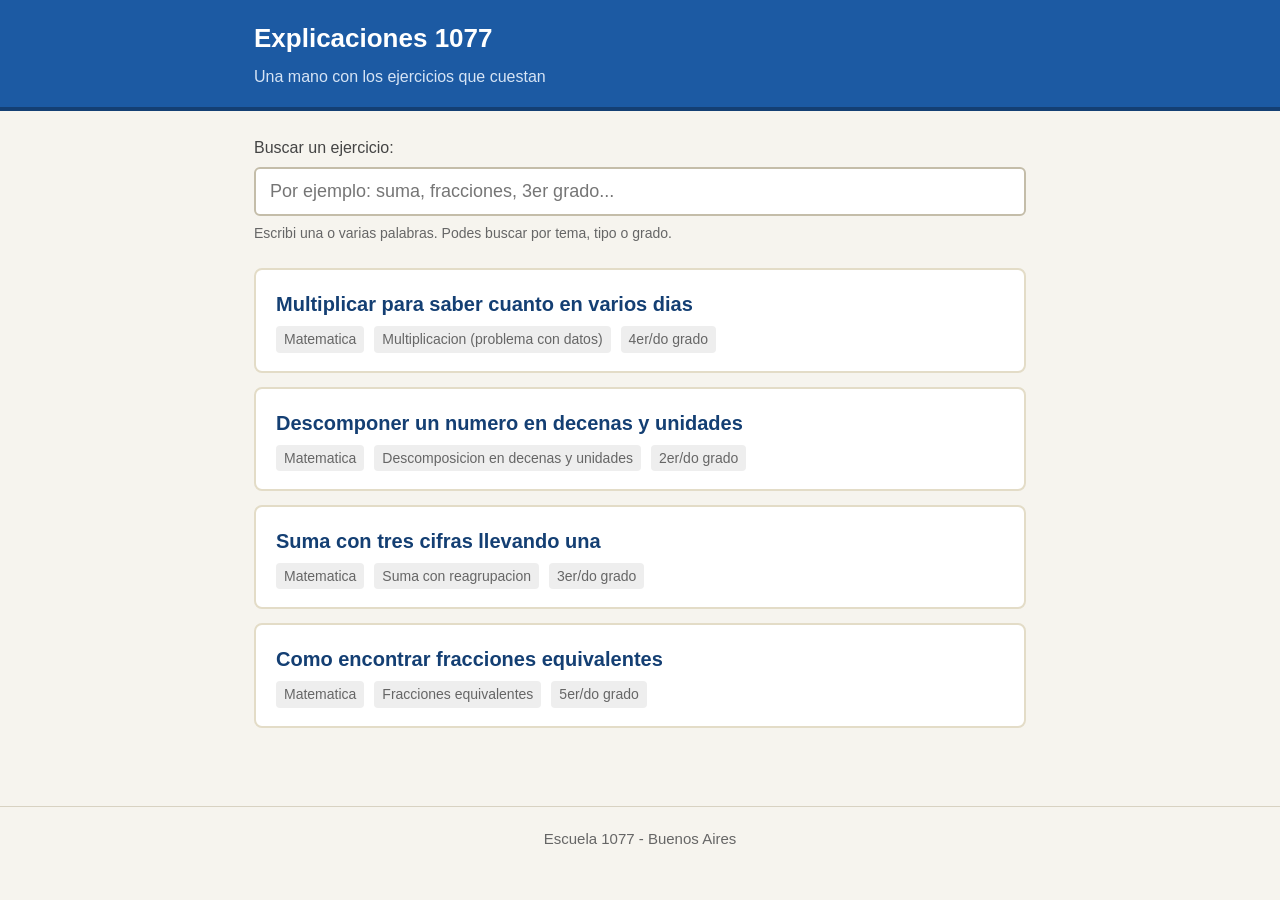
<file: docs/index.html>
<!DOCTYPE html>
<html lang="es">
<head>
    <meta charset="UTF-8">
    <meta http-equiv="X-UA-Compatible" content="IE=edge">
    <meta name="viewport" content="width=device-width, initial-scale=1.0">
    <title>Explicaciones 1077 - Indice</title>
    <link rel="stylesheet" href="assets/estilos.css">
</head>
<body>

    <header class="encabezado">
        <div class="contenedor" style="padding-top:0; padding-bottom:0;">
            <h1>Explicaciones 1077</h1>
            <p class="subt">Una mano con los ejercicios que cuestan</p>
        </div>
    </header>

    <main class="contenedor">

        <div class="buscador">
            <label for="buscar">Buscar un ejercicio:</label>
            <input type="text" id="buscar" placeholder="Por ejemplo: suma, fracciones, 3er grado..." autocomplete="off">
            <p class="ayuda-buscador">Escribi una o varias palabras. Podes buscar por tema, tipo o grado.</p>
        </div>

        <ul id="lista-fichas" class="lista-fichas"></ul>

        <div id="sin-resultados" class="sin-resultados" style="display:none;">
            No hay fichas que coincidan con la busqueda.
        </div>

    </main>

    <footer class="pie">
        Escuela 1077 - Buenos Aires
    </footer>

    <script src="assets/buscador.js"></script>

</body>
</html>
</file>
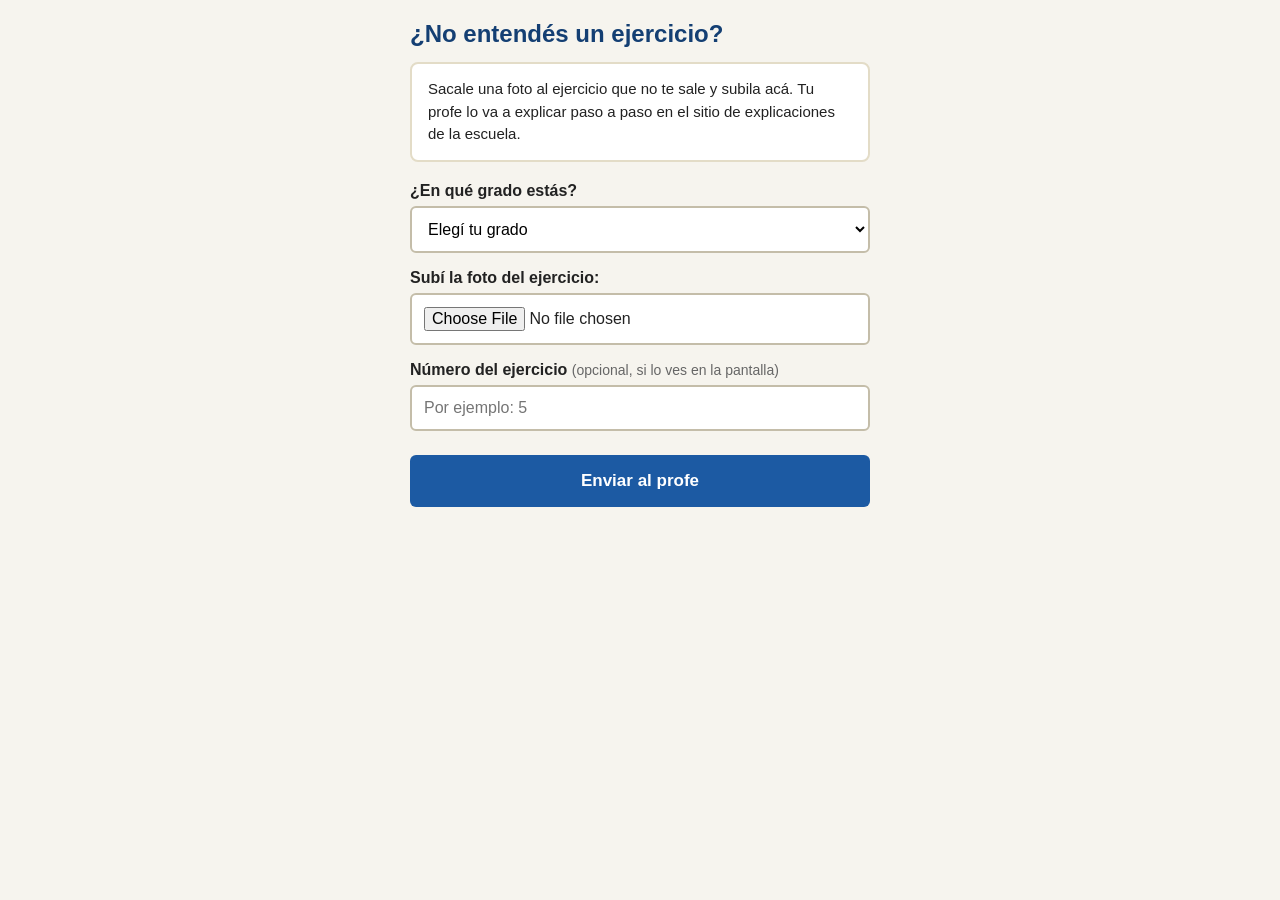
<file: appscript/Form.html>
<!DOCTYPE html>
<html>
<head>
    <base target="_top">
    <meta charset="UTF-8">
    <meta name="viewport" content="width=device-width, initial-scale=1.0">
    <title>Subir ejercicio - Escuela 1077</title>
    <style>
        * { box-sizing: border-box; }
        body {
            font-family: Verdana, Geneva, Tahoma, sans-serif;
            max-width: 500px;
            margin: 0 auto;
            padding: 20px;
            background: #f6f4ee;
            color: #222;
        }
        h1 {
            color: #143f73;
            font-size: 24px;
            margin: 0 0 14px 0;
        }
        .intro {
            background: #fff;
            padding: 14px 16px;
            border-radius: 8px;
            border: 2px solid #e3dcc7;
            margin-bottom: 20px;
            font-size: 15px;
            line-height: 1.5;
        }
        label {
            display: block;
            margin: 16px 0 6px;
            font-weight: bold;
            font-size: 16px;
        }
        label .opt {
            font-weight: normal;
            color: #666;
            font-size: 14px;
        }
        input[type="file"],
        input[type="number"],
        select {
            width: 100%;
            padding: 12px;
            font-size: 16px;
            border: 2px solid #c4bda9;
            border-radius: 6px;
            background: white;
            font-family: inherit;
        }
        input[type="file"]:focus,
        input[type="number"]:focus,
        select:focus {
            outline: none;
            border-color: #1c5aa3;
        }
        button {
            background: #1c5aa3;
            color: white;
            padding: 16px;
            font-size: 17px;
            font-weight: bold;
            border: none;
            border-radius: 6px;
            width: 100%;
            margin-top: 24px;
            cursor: pointer;
        }
        button:disabled {
            background: #999;
            cursor: not-allowed;
        }
        .mensaje {
            padding: 16px;
            margin-top: 20px;
            border-radius: 8px;
            font-size: 16px;
            line-height: 1.5;
        }
        .mensaje.ok {
            background: #e8f5e9;
            color: #2e6b32;
            border: 2px solid #4caf50;
        }
        .mensaje.error {
            background: #ffebee;
            color: #c62828;
            border: 2px solid #ef5350;
        }
        .mensaje strong { font-size: 18px; display: block; margin-bottom: 6px; }
    </style>
</head>
<body>

    <h1>&iquest;No entend&eacute;s un ejercicio?</h1>

    <div class="intro">
        Sacale una foto al ejercicio que no te sale y subila ac&aacute;. Tu profe lo va a explicar paso a paso en el sitio de explicaciones de la escuela.
    </div>

    <form id="form" onsubmit="enviar(event); return false;">

        <label for="grado">&iquest;En qu&eacute; grado est&aacute;s?</label>
        <select id="grado" name="grado" required>
            <option value="">Eleg&iacute; tu grado</option>
            <option value="1">1er grado</option>
            <option value="2">2do grado</option>
            <option value="3">3er grado</option>
            <option value="4">4to grado</option>
            <option value="5">5to grado</option>
            <option value="6">6to grado</option>
            <option value="7">7mo grado</option>
        </select>

        <label for="foto">Sub&iacute; la foto del ejercicio:</label>
        <input type="file" id="foto" name="foto" accept="image/*" capture="environment" required>

        <label for="numero">N&uacute;mero del ejercicio <span class="opt">(opcional, si lo ves en la pantalla)</span></label>
        <input type="number" id="numero" name="numero" min="1" max="9999" placeholder="Por ejemplo: 5" inputmode="numeric">

        <button type="submit" id="submit-btn">Enviar al profe</button>

    </form>

    <div id="mensaje"></div>

<script>
"use strict";

function enviar(e) {
    e.preventDefault();
    var btn = document.getElementById('submit-btn');
    var msg = document.getElementById('mensaje');
    var form = document.getElementById('form');

    btn.disabled = true;
    btn.textContent = 'Enviando...';
    msg.innerHTML = '';

    google.script.run
        .withSuccessHandler(function (res) {
            if (res && res.ok) {
                msg.innerHTML = '<div class="mensaje ok"><strong>¡Listo!</strong>' + (res.mensaje || '') + '</div>';
                form.reset();
                btn.textContent = 'Subir otro ejercicio';
            } else {
                msg.innerHTML = '<div class="mensaje error">' + ((res && res.mensaje) || 'No se pudo subir.') + '</div>';
                btn.textContent = 'Enviar al profe';
            }
            btn.disabled = false;
        })
        .withFailureHandler(function (err) {
            msg.innerHTML = '<div class="mensaje error">Error: ' + (err && err.message ? err.message : 'No se pudo subir. Prob&aacute; otra vez en un rato.') + '</div>';
            btn.textContent = 'Enviar al profe';
            btn.disabled = false;
        })
        .uploadFile(form);
}
</script>

</body>
</html>
</file>
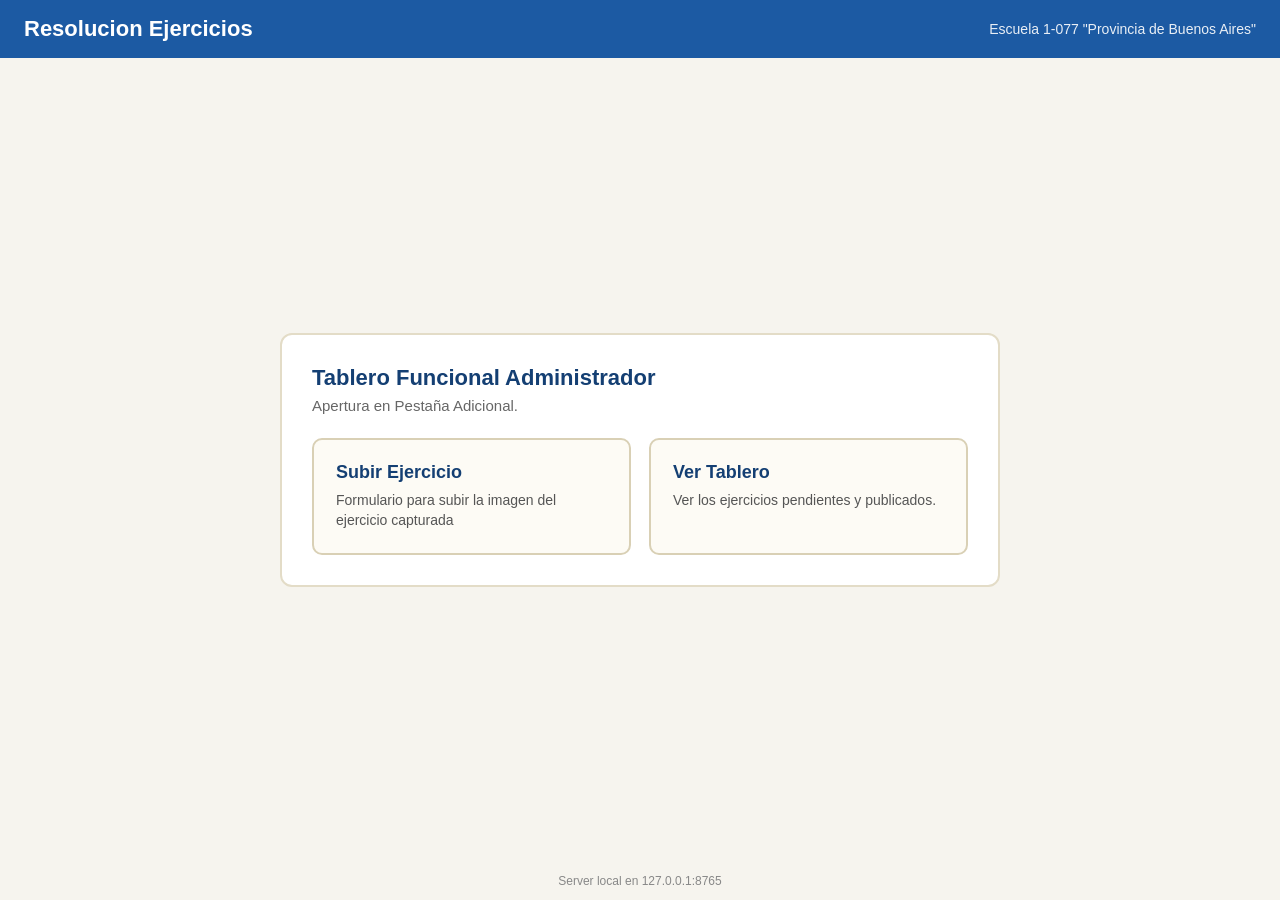
<file: tablero/central.html>
<!DOCTYPE html>
<html lang="es">

<head>
    <meta charset="UTF-8">
    <meta name="viewport" content="width=device-width, initial-scale=1.0">
    <title>Resolucion Ejercicios - Escuela 1077 "Provincia de Buenos Aires"</title>
    <style>
        * {
            box-sizing: border-box;
        }

        html,
        body {
            margin: 0;
            padding: 0;
            height: 100%;
            font-family: -apple-system, "Segoe UI", Roboto, Helvetica, Arial, sans-serif;
            background: #f6f4ee;
            color: #222;
        }

        body {
            display: flex;
            flex-direction: column;
            min-height: 100vh;
        }

        .barra {
            background: #1c5aa3;
            color: #fff;
            padding: 16px 24px;
            display: flex;
            justify-content: space-between;
            align-items: center;
        }

        .barra h1 {
            margin: 0;
            font-size: 22px;
        }

        .barra .meta {
            font-size: 14px;
            opacity: 0.9;
        }

        main {
            flex: 1;
            display: flex;
            align-items: center;
            justify-content: center;
            padding: 40px 20px;
        }

        .contenedor {
            width: 100%;
            max-width: 720px;
            padding: 30px;
            background: #fff;
            border: 2px solid #e3dcc7;
            border-radius: 12px;
        }

        .contenedor h2 {
            margin: 0 0 6px 0;
            color: #143f73;
            font-size: 22px;
        }

        .contenedor .sub {
            margin: 0 0 24px 0;
            color: #666;
            font-size: 15px;
        }

        .tarjetas {
            display: flex;
            gap: 18px;
            flex-wrap: wrap;
        }

        .tarjeta {
            flex: 1;
            min-width: 220px;
            padding: 22px;
            background: #fdfbf5;
            border: 2px solid #d9d0b5;
            border-radius: 10px;
            text-decoration: none;
            color: inherit;
            display: block;
            transition: border-color 0.15s, background 0.15s, transform 0.1s;
            cursor: pointer;
        }

        .tarjeta:hover {
            border-color: #1c5aa3;
            background: #e3f2fd;
            transform: translateY(-1px);
        }

        .tarjeta:active {
            transform: translateY(0);
        }

        .tarjeta h3 {
            margin: 0 0 8px 0;
            color: #143f73;
            font-size: 18px;
        }

        .tarjeta p {
            margin: 0;
            font-size: 14px;
            color: #555;
            line-height: 1.4;
        }

        .pie {
            padding: 12px 24px;
            color: #888;
            font-size: 12px;
            text-align: center;
        }

        @media (max-width: 480px) {
            .contenedor {
                padding: 20px;
            }

            .tarjetas {
                flex-direction: column;
            }
        }
    </style>
</head>

<body>

    <header class="barra">
        <h1>Resolucion Ejercicios</h1>
        <div class="meta">Escuela 1-077 "Provincia de Buenos Aires"</div>
    </header>

    <main>
        <div class="contenedor">
            <h2>Tablero Funcional Administrador</h2>
            <p class="sub">Apertura en Pestaña Adicional.</p>

            <div class="tarjetas">

                <a class="tarjeta"
                    href="https://script.google.com/macros/s/AKfycbwnVv2ybDBYO0vGE6tLkeL885kR2RAI7g-QY6_KF3eixpwgbWOK-Jg4iiHaT32Oyg5j/exec"
                    target="_blank" rel="noopener">
                    <h3>Subir Ejercicio</h3>
                    <p>Formulario para subir la imagen del ejercicio capturada</p>
                </a>

                <a class="tarjeta" href="/tablero.html" target="_blank" rel="noopener">
                    <h3>Ver Tablero</h3>
                    <p>Ver los ejercicios pendientes y publicados.</p>
                </a>

            </div>
        </div>
    </main>

    <footer class="pie">
        Server local en 127.0.0.1:8765
    </footer>

</body>

</html>
</file>
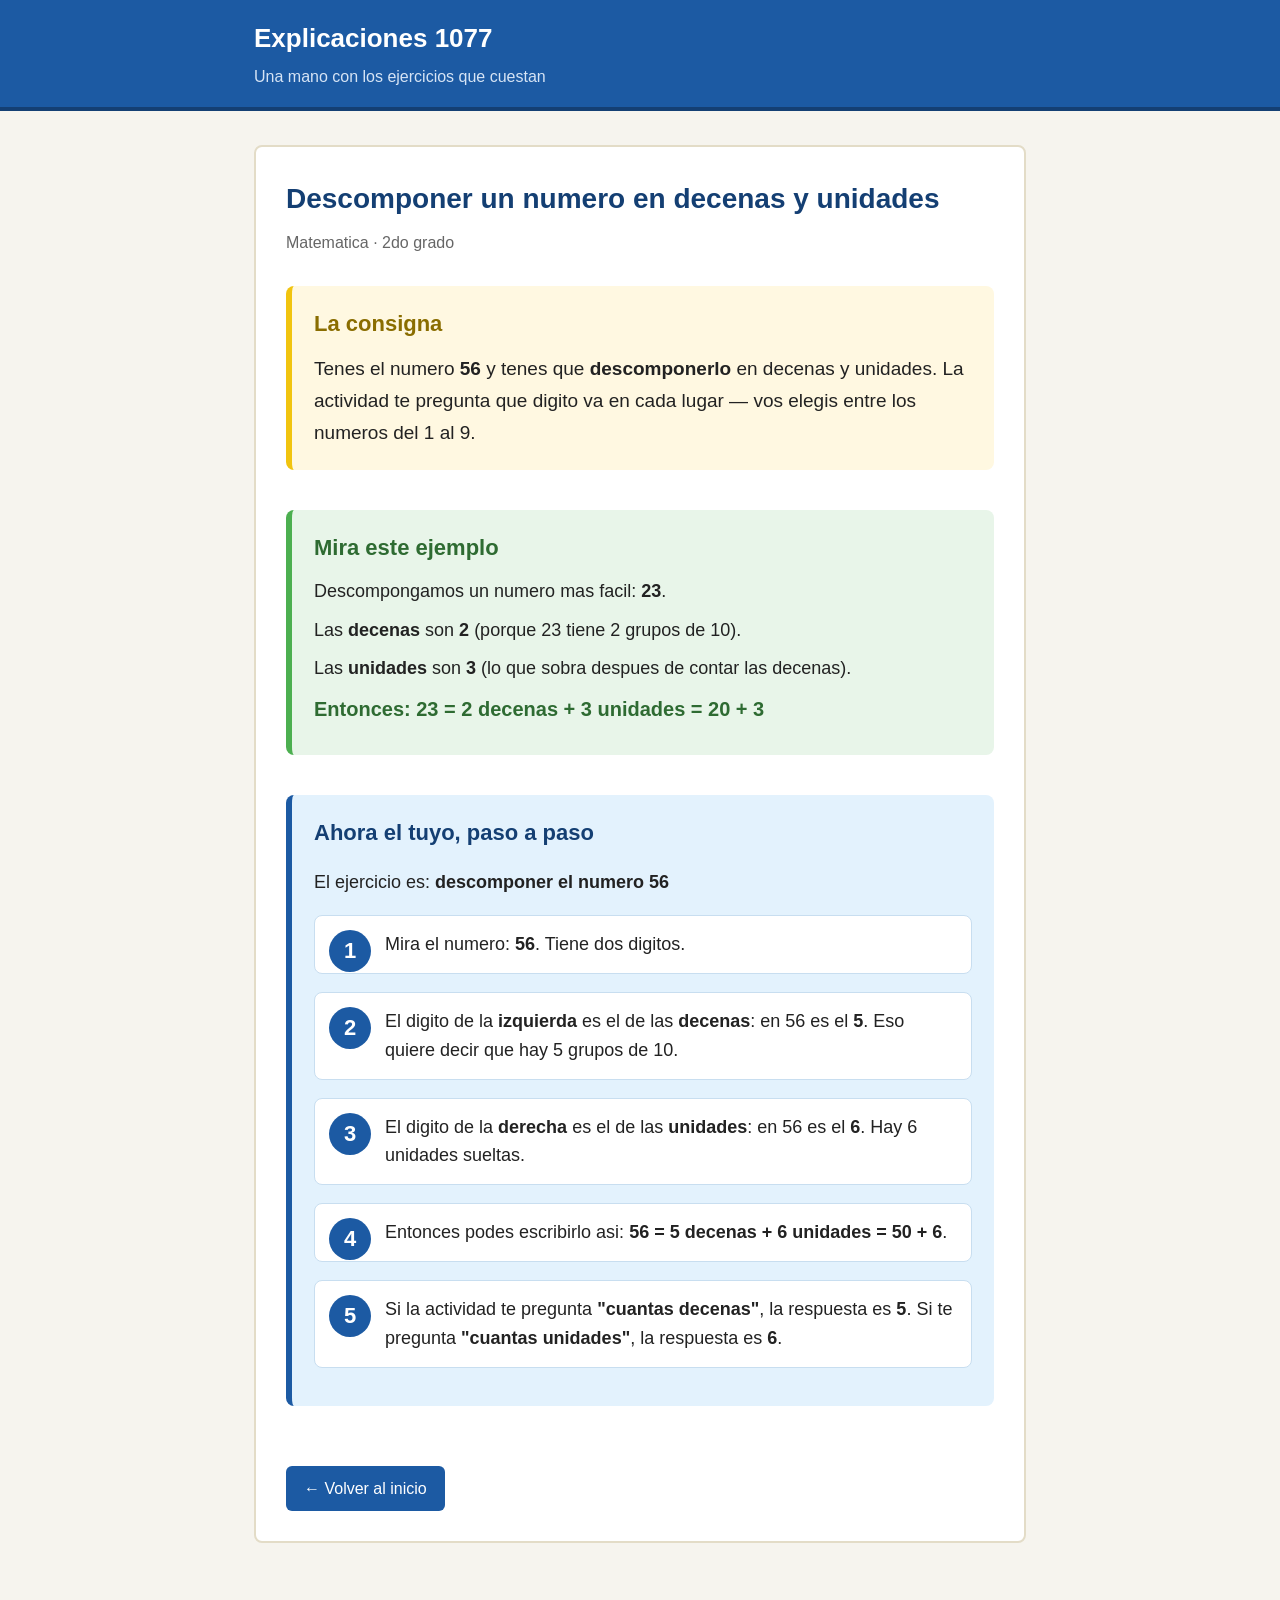
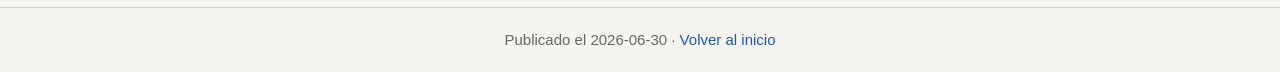
<file: docs/ej/descomposicion-decenas-001.html>
<!DOCTYPE html>
<html lang="es">
<head>
    <meta charset="UTF-8">
    <meta http-equiv="X-UA-Compatible" content="IE=edge">
    <meta name="viewport" content="width=device-width, initial-scale=1.0">
    <title>Descomponer un número en decenas y unidades - Explicaciones 1077</title>
    <link rel="stylesheet" href="../assets/estilos.css">
</head>
<body>

    <header class="encabezado">
        <div class="contenedor" style="padding-top:0; padding-bottom:0;">
            <h1>Explicaciones 1077</h1>
            <p class="subt">Una mano con los ejercicios que cuestan</p>
        </div>
    </header>

    <main class="contenedor">

        <article class="ficha">

            <h2>Descomponer un numero en decenas y unidades</h2>
            <p class="grado-tema">Matematica &middot; 2do grado</p>

            <!-- BLOQUE 1: La consigna -->
            <section class="bloque bloque-consigna">
                <h3>La consigna</h3>
                <p>Tenes el numero <strong>56</strong> y tenes que <strong>descomponerlo</strong> en decenas y unidades. La actividad te pregunta que digito va en cada lugar &mdash; vos elegis entre los numeros del 1 al 9.</p>
            </section>

            <!-- BLOQUE 2: Mira este ejemplo -->
            <section class="bloque bloque-ejemplo">
                <h3>Mira este ejemplo</h3>
                <p>Descompongamos un numero mas facil: <strong>23</strong>.</p>
                <p>Las <strong>decenas</strong> son <strong>2</strong> (porque 23 tiene 2 grupos de 10).</p>
                <p>Las <strong>unidades</strong> son <strong>3</strong> (lo que sobra despues de contar las decenas).</p>
                <p class="resultado">Entonces: 23 = 2 decenas + 3 unidades = 20 + 3</p>
            </section>

            <!-- BLOQUE 3: Ahora el tuyo, paso a paso -->
            <section class="bloque bloque-pasos">
                <h3>Ahora el tuyo, paso a paso</h3>

                <p>El ejercicio es: <strong>descomponer el numero 56</strong></p>

                <div class="paso">
                    <span class="numero">1</span>
                    <p>Mira el numero: <strong>56</strong>. Tiene dos digitos.</p>
                </div>

                <div class="paso">
                    <span class="numero">2</span>
                    <p>El digito de la <strong>izquierda</strong> es el de las <strong>decenas</strong>: en 56 es el <strong>5</strong>. Eso quiere decir que hay 5 grupos de 10.</p>
                </div>

                <div class="paso">
                    <span class="numero">3</span>
                    <p>El digito de la <strong>derecha</strong> es el de las <strong>unidades</strong>: en 56 es el <strong>6</strong>. Hay 6 unidades sueltas.</p>
                </div>

                <div class="paso">
                    <span class="numero">4</span>
                    <p>Entonces podes escribirlo asi: <strong>56 = 5 decenas + 6 unidades = 50 + 6</strong>.</p>
                </div>

                <div class="paso">
                    <span class="numero">5</span>
                    <p>Si la actividad te pregunta <strong>"cuantas decenas"</strong>, la respuesta es <strong>5</strong>. Si te pregunta <strong>"cuantas unidades"</strong>, la respuesta es <strong>6</strong>.</p>
                </div>
            </section>

            <a class="volver" href="../index.html">&larr; Volver al inicio</a>

        </article>

    </main>

    <footer class="pie">
        Publicado el 2026-06-30 &middot;
        <a href="../index.html">Volver al inicio</a>
    </footer>

</body>
</html>
</file>
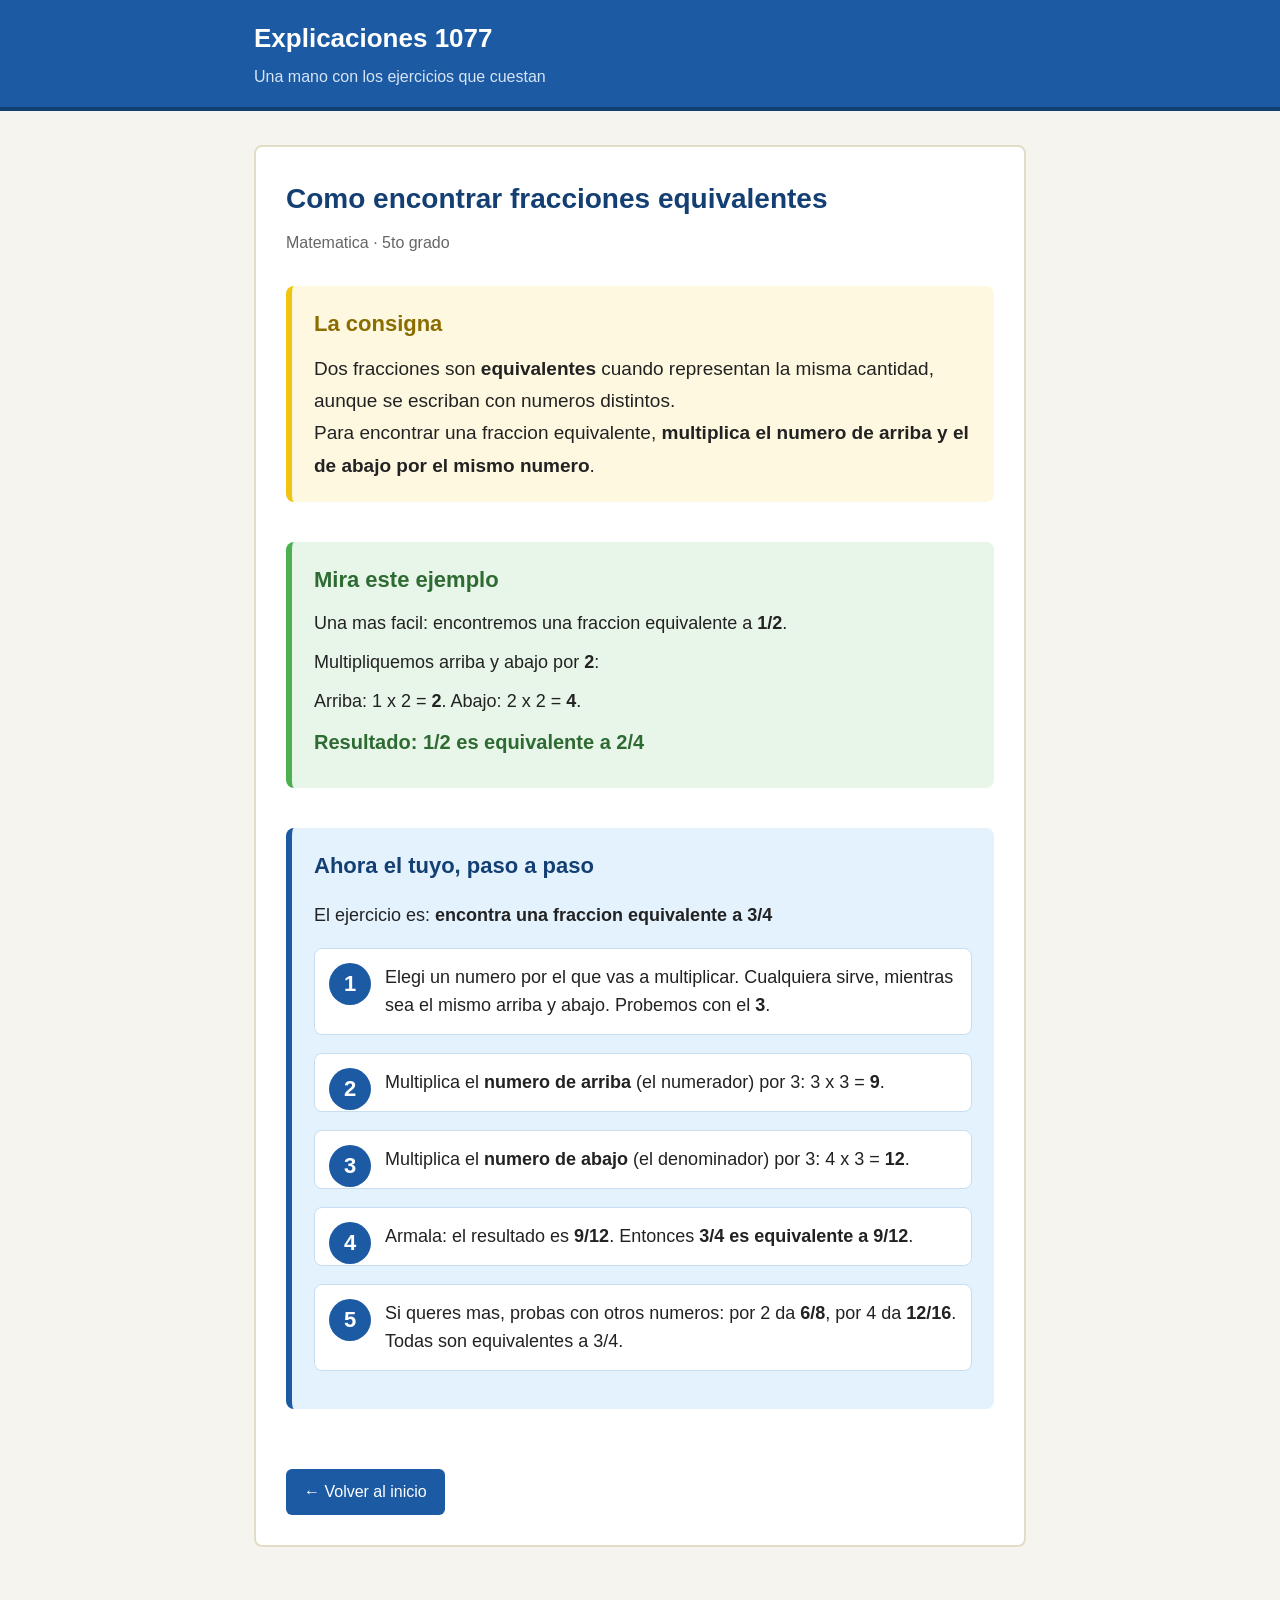
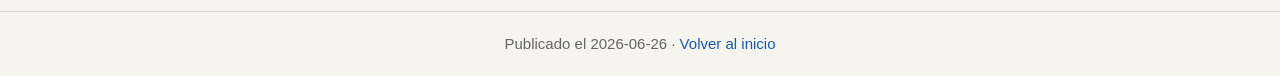
<file: docs/ej/fracciones-equivalentes-001.html>
<!DOCTYPE html>
<html lang="es">
<head>
    <meta charset="UTF-8">
    <meta http-equiv="X-UA-Compatible" content="IE=edge">
    <meta name="viewport" content="width=device-width, initial-scale=1.0">
    <title>Como encontrar fracciones equivalentes - Explicaciones 1077</title>
    <link rel="stylesheet" href="../assets/estilos.css">
</head>
<body>

    <header class="encabezado">
        <div class="contenedor" style="padding-top:0; padding-bottom:0;">
            <h1>Explicaciones 1077</h1>
            <p class="subt">Una mano con los ejercicios que cuestan</p>
        </div>
    </header>

    <main class="contenedor">

        <article class="ficha">

            <h2>Como encontrar fracciones equivalentes</h2>
            <p class="grado-tema">Matematica &middot; 5to grado</p>

            <!-- BLOQUE 1: La consigna -->
            <section class="bloque bloque-consigna">
                <h3>La consigna</h3>
                <p>Dos fracciones son <strong>equivalentes</strong> cuando representan la misma cantidad, aunque se escriban con numeros distintos.</p>
                <p>Para encontrar una fraccion equivalente, <strong>multiplica el numero de arriba y el de abajo por el mismo numero</strong>.</p>
            </section>

            <!-- BLOQUE 2: Mira este ejemplo -->
            <section class="bloque bloque-ejemplo">
                <h3>Mira este ejemplo</h3>
                <p>Una mas facil: encontremos una fraccion equivalente a <strong>1/2</strong>.</p>
                <p>Multipliquemos arriba y abajo por <strong>2</strong>:</p>
                <p>Arriba: 1 x 2 = <strong>2</strong>. Abajo: 2 x 2 = <strong>4</strong>.</p>
                <p class="resultado">Resultado: 1/2 es equivalente a 2/4</p>
            </section>

            <!-- BLOQUE 3: Ahora el tuyo, paso a paso -->
            <section class="bloque bloque-pasos">
                <h3>Ahora el tuyo, paso a paso</h3>

                <p>El ejercicio es: <strong>encontra una fraccion equivalente a 3/4</strong></p>

                <div class="paso">
                    <span class="numero">1</span>
                    <p>Elegi un numero por el que vas a multiplicar. Cualquiera sirve, mientras sea el mismo arriba y abajo. Probemos con el <strong>3</strong>.</p>
                </div>

                <div class="paso">
                    <span class="numero">2</span>
                    <p>Multiplica el <strong>numero de arriba</strong> (el numerador) por 3: 3 x 3 = <strong>9</strong>.</p>
                </div>

                <div class="paso">
                    <span class="numero">3</span>
                    <p>Multiplica el <strong>numero de abajo</strong> (el denominador) por 3: 4 x 3 = <strong>12</strong>.</p>
                </div>

                <div class="paso">
                    <span class="numero">4</span>
                    <p>Armala: el resultado es <strong>9/12</strong>. Entonces <strong>3/4 es equivalente a 9/12</strong>.</p>
                </div>

                <div class="paso">
                    <span class="numero">5</span>
                    <p>Si queres mas, probas con otros numeros: por 2 da <strong>6/8</strong>, por 4 da <strong>12/16</strong>. Todas son equivalentes a 3/4.</p>
                </div>
            </section>

            <a class="volver" href="../index.html">&larr; Volver al inicio</a>

        </article>

    </main>

    <footer class="pie">
        Publicado el 2026-06-26 &middot;
        <a href="../index.html">Volver al inicio</a>
    </footer>

</body>
</html>
</file>
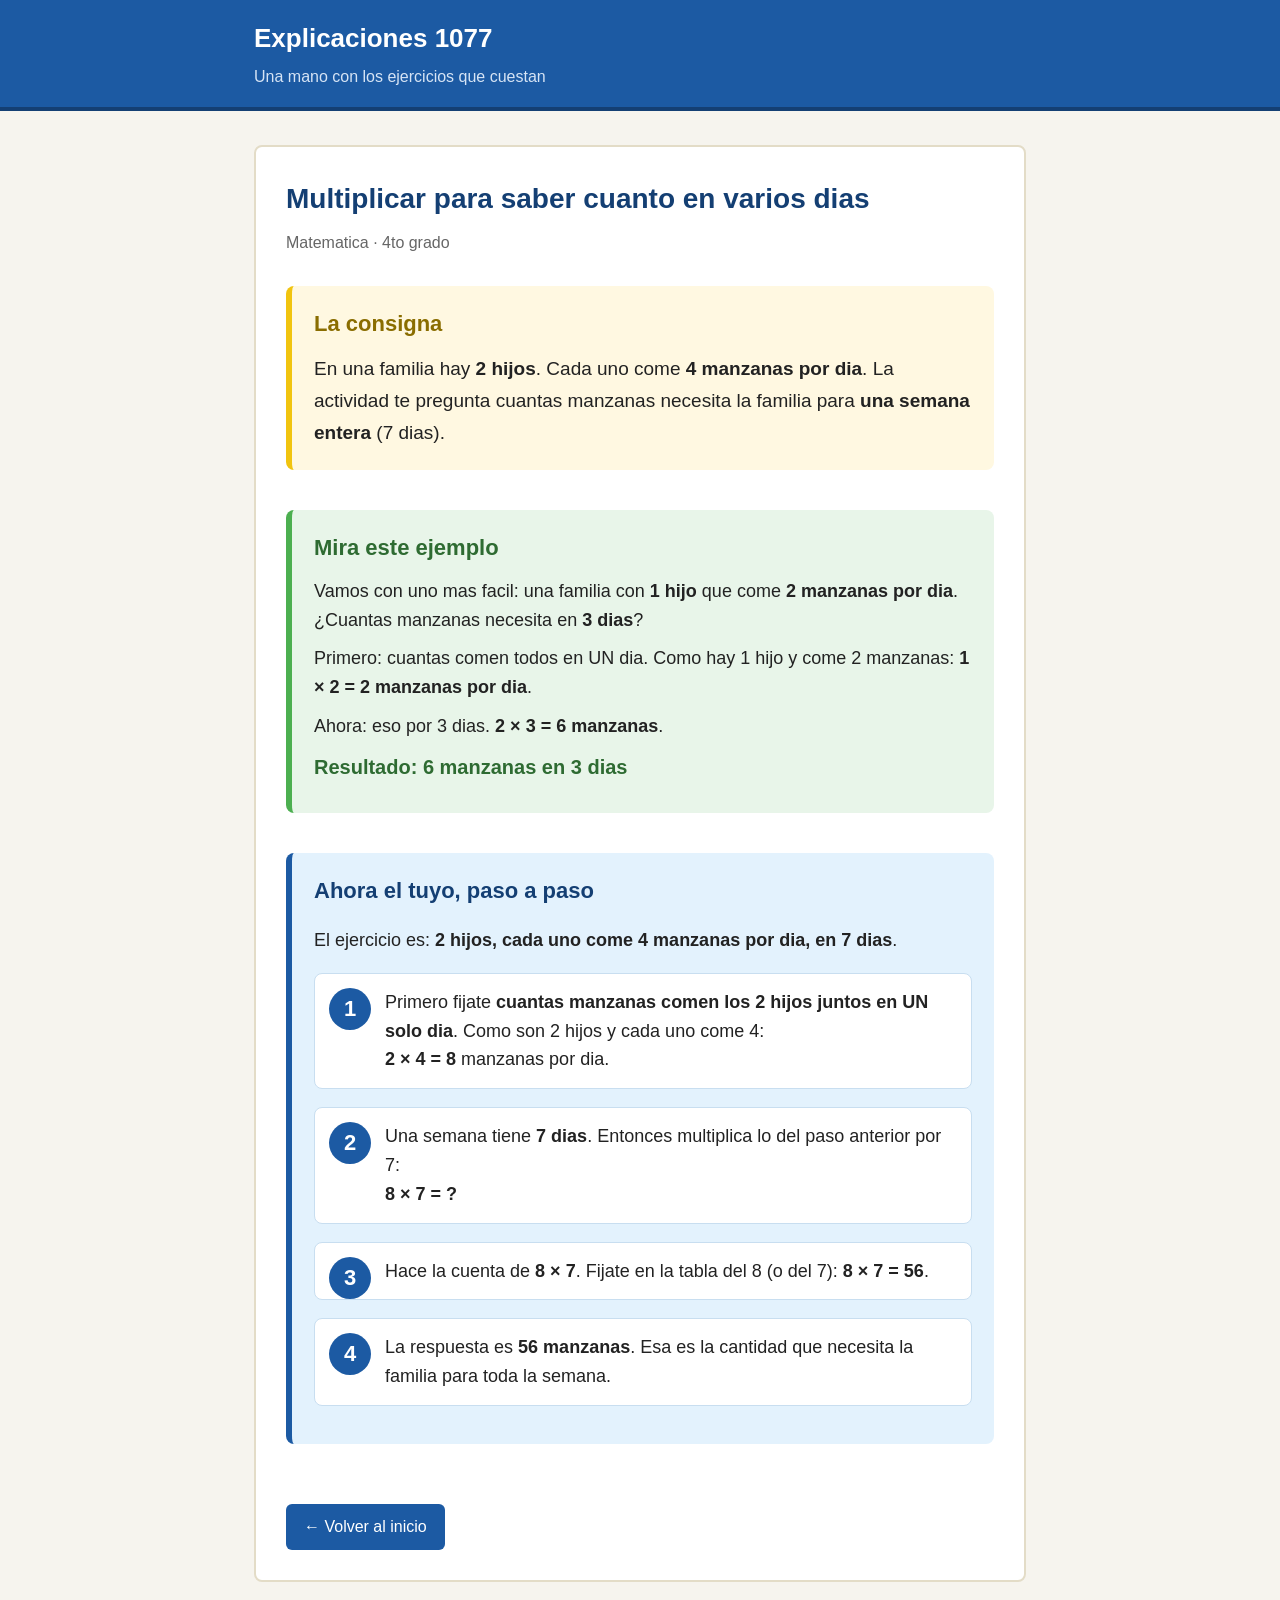
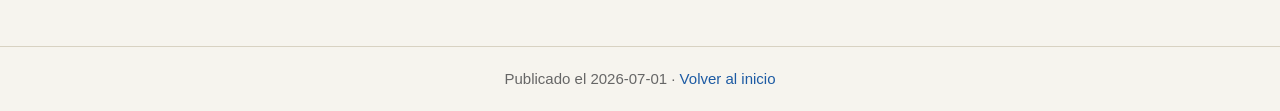
<file: docs/ej/multiplicacion-problema-001.html>
<!DOCTYPE html>
<html lang="es">
<head>
    <meta charset="UTF-8">
    <meta http-equiv="X-UA-Compatible" content="IE=edge">
    <meta name="viewport" content="width=device-width, initial-scale=1.0">
    <title>Multiplicar para saber cuánto en varios días - Explicaciones 1077</title>
    <link rel="stylesheet" href="../assets/estilos.css">
</head>
<body>

    <header class="encabezado">
        <div class="contenedor" style="padding-top:0; padding-bottom:0;">
            <h1>Explicaciones 1077</h1>
            <p class="subt">Una mano con los ejercicios que cuestan</p>
        </div>
    </header>

    <main class="contenedor">

        <article class="ficha">

            <h2>Multiplicar para saber cuanto en varios dias</h2>
            <p class="grado-tema">Matematica &middot; 4to grado</p>

            <!-- BLOQUE 1: La consigna -->
            <section class="bloque bloque-consigna">
                <h3>La consigna</h3>
                <p>En una familia hay <strong>2 hijos</strong>. Cada uno come <strong>4 manzanas por dia</strong>. La actividad te pregunta cuantas manzanas necesita la familia para <strong>una semana entera</strong> (7 dias).</p>
            </section>

            <!-- BLOQUE 2: Mira este ejemplo -->
            <section class="bloque bloque-ejemplo">
                <h3>Mira este ejemplo</h3>
                <p>Vamos con uno mas facil: una familia con <strong>1 hijo</strong> que come <strong>2 manzanas por dia</strong>. &iquest;Cuantas manzanas necesita en <strong>3 dias</strong>?</p>
                <p>Primero: cuantas comen todos en UN dia. Como hay 1 hijo y come 2 manzanas: <strong>1 &times; 2 = 2 manzanas por dia</strong>.</p>
                <p>Ahora: eso por 3 dias. <strong>2 &times; 3 = 6 manzanas</strong>.</p>
                <p class="resultado">Resultado: 6 manzanas en 3 dias</p>
            </section>

            <!-- BLOQUE 3: Ahora el tuyo, paso a paso -->
            <section class="bloque bloque-pasos">
                <h3>Ahora el tuyo, paso a paso</h3>

                <p>El ejercicio es: <strong>2 hijos, cada uno come 4 manzanas por dia, en 7 dias</strong>.</p>

                <div class="paso">
                    <span class="numero">1</span>
                    <p>Primero fijate <strong>cuantas manzanas comen los 2 hijos juntos en UN solo dia</strong>. Como son 2 hijos y cada uno come 4:</p>
                    <p><strong>2 &times; 4 = 8</strong> manzanas por dia.</p>
                </div>

                <div class="paso">
                    <span class="numero">2</span>
                    <p>Una semana tiene <strong>7 dias</strong>. Entonces multiplica lo del paso anterior por 7:</p>
                    <p><strong>8 &times; 7 = ?</strong></p>
                </div>

                <div class="paso">
                    <span class="numero">3</span>
                    <p>Hace la cuenta de <strong>8 &times; 7</strong>. Fijate en la tabla del 8 (o del 7): <strong>8 &times; 7 = 56</strong>.</p>
                </div>

                <div class="paso">
                    <span class="numero">4</span>
                    <p>La respuesta es <strong>56 manzanas</strong>. Esa es la cantidad que necesita la familia para toda la semana.</p>
                </div>
            </section>

            <a class="volver" href="../index.html">&larr; Volver al inicio</a>

        </article>

    </main>

    <footer class="pie">
        Publicado el 2026-07-01 &middot;
        <a href="../index.html">Volver al inicio</a>
    </footer>

</body>
</html>
</file>
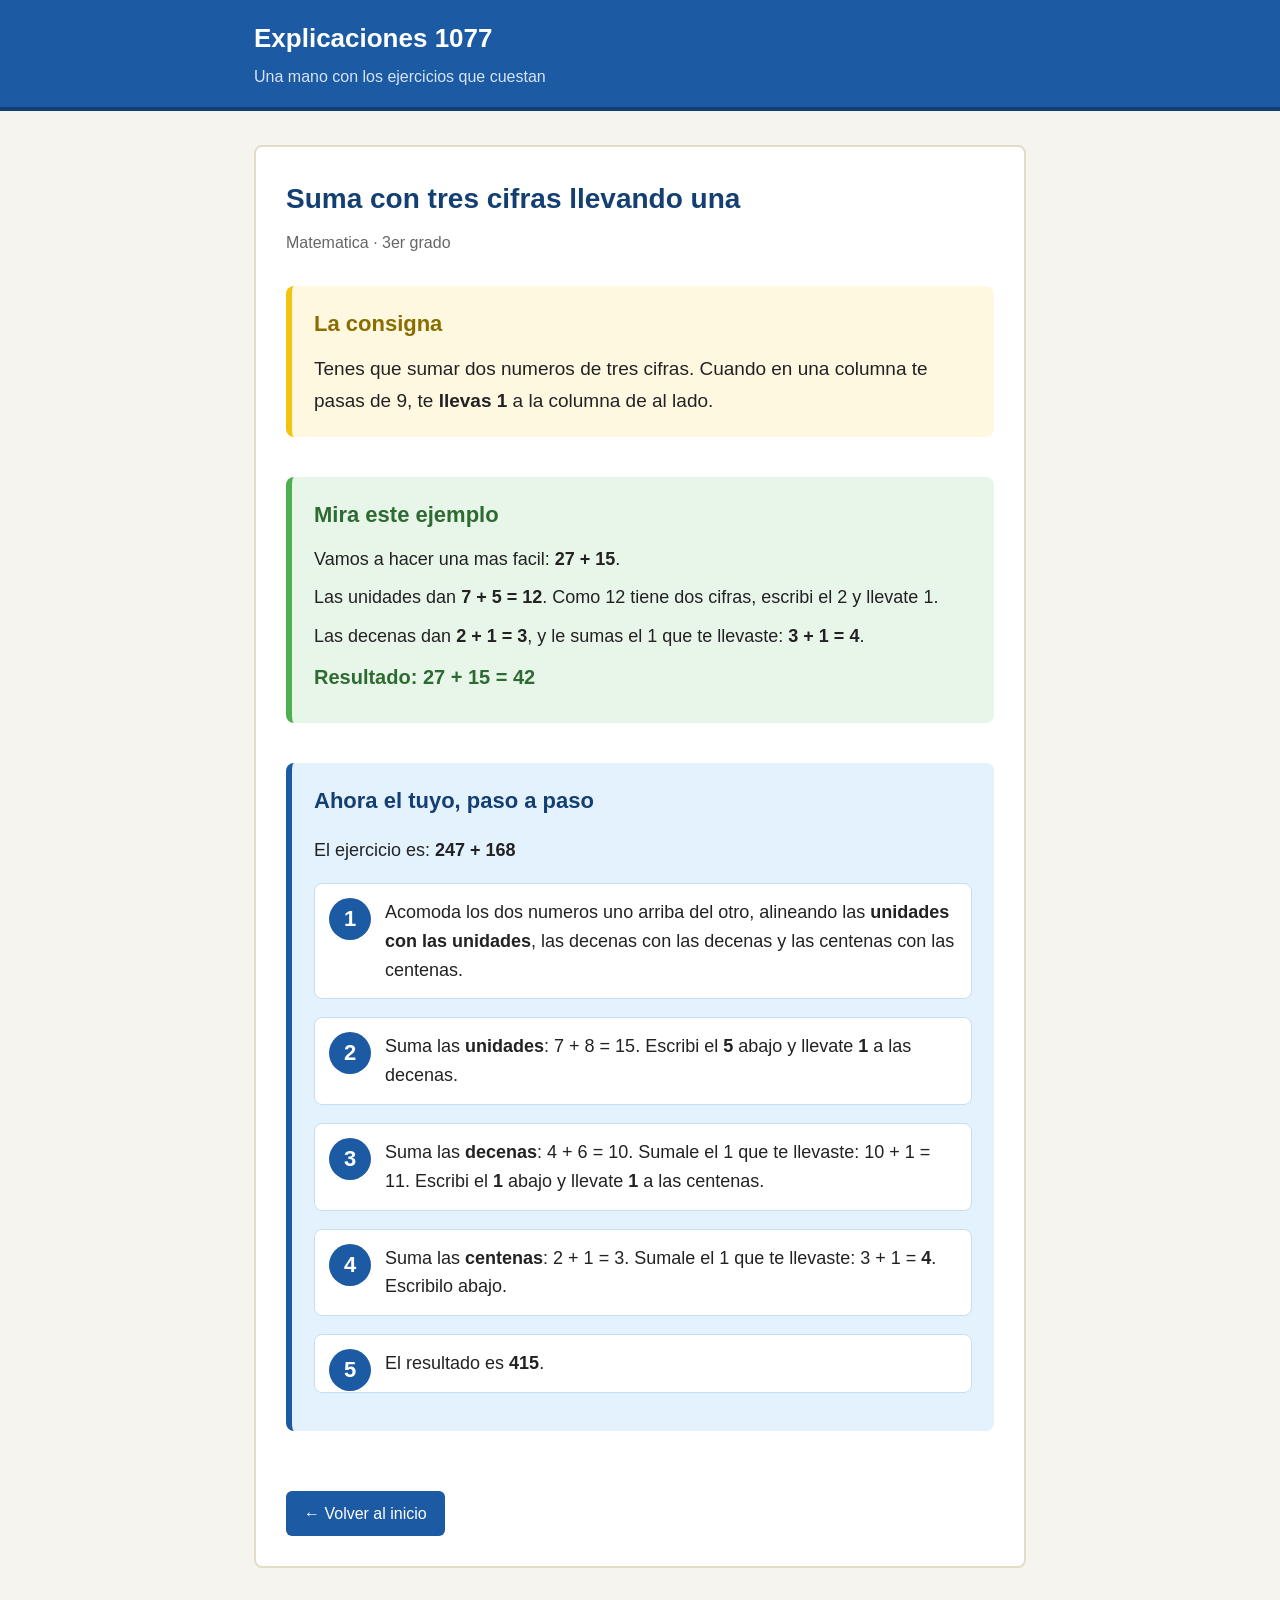
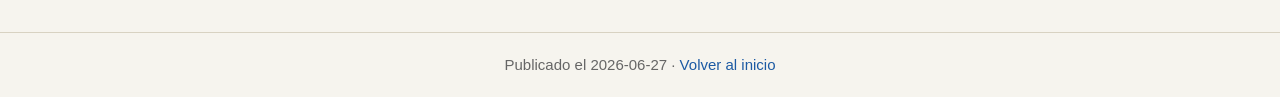
<file: docs/ej/suma-llevando-001.html>
<!DOCTYPE html>
<html lang="es">
<head>
    <meta charset="UTF-8">
    <meta http-equiv="X-UA-Compatible" content="IE=edge">
    <meta name="viewport" content="width=device-width, initial-scale=1.0">
    <title>Suma con tres cifras llevando una - Explicaciones 1077</title>
    <link rel="stylesheet" href="../assets/estilos.css">
</head>
<body>

    <header class="encabezado">
        <div class="contenedor" style="padding-top:0; padding-bottom:0;">
            <h1>Explicaciones 1077</h1>
            <p class="subt">Una mano con los ejercicios que cuestan</p>
        </div>
    </header>

    <main class="contenedor">

        <article class="ficha">

            <h2>Suma con tres cifras llevando una</h2>
            <p class="grado-tema">Matematica &middot; 3er grado</p>

            <!-- BLOQUE 1: La consigna -->
            <section class="bloque bloque-consigna">
                <h3>La consigna</h3>
                <p>Tenes que sumar dos numeros de tres cifras. Cuando en una columna te pasas de 9, te <strong>llevas 1</strong> a la columna de al lado.</p>
            </section>

            <!-- BLOQUE 2: Mira este ejemplo -->
            <section class="bloque bloque-ejemplo">
                <h3>Mira este ejemplo</h3>
                <p>Vamos a hacer una mas facil: <strong>27 + 15</strong>.</p>
                <p>Las unidades dan <strong>7 + 5 = 12</strong>. Como 12 tiene dos cifras, escribi el 2 y llevate 1.</p>
                <p>Las decenas dan <strong>2 + 1 = 3</strong>, y le sumas el 1 que te llevaste: <strong>3 + 1 = 4</strong>.</p>
                <p class="resultado">Resultado: 27 + 15 = 42</p>
            </section>

            <!-- BLOQUE 3: Ahora el tuyo, paso a paso -->
            <section class="bloque bloque-pasos">
                <h3>Ahora el tuyo, paso a paso</h3>

                <p>El ejercicio es: <strong>247 + 168</strong></p>

                <div class="paso">
                    <span class="numero">1</span>
                    <p>Acomoda los dos numeros uno arriba del otro, alineando las <strong>unidades con las unidades</strong>, las decenas con las decenas y las centenas con las centenas.</p>
                </div>

                <div class="paso">
                    <span class="numero">2</span>
                    <p>Suma las <strong>unidades</strong>: 7 + 8 = 15. Escribi el <strong>5</strong> abajo y llevate <strong>1</strong> a las decenas.</p>
                </div>

                <div class="paso">
                    <span class="numero">3</span>
                    <p>Suma las <strong>decenas</strong>: 4 + 6 = 10. Sumale el 1 que te llevaste: 10 + 1 = 11. Escribi el <strong>1</strong> abajo y llevate <strong>1</strong> a las centenas.</p>
                </div>

                <div class="paso">
                    <span class="numero">4</span>
                    <p>Suma las <strong>centenas</strong>: 2 + 1 = 3. Sumale el 1 que te llevaste: 3 + 1 = <strong>4</strong>. Escribilo abajo.</p>
                </div>

                <div class="paso">
                    <span class="numero">5</span>
                    <p>El resultado es <strong>415</strong>.</p>
                </div>
            </section>

            <a class="volver" href="../index.html">&larr; Volver al inicio</a>

        </article>

    </main>

    <footer class="pie">
        Publicado el 2026-06-27 &middot;
        <a href="../index.html">Volver al inicio</a>
    </footer>

</body>
</html>
</file>
<file: docs/assets/estilos.css>
/* =========================================================================
   Estilos del sitio - explicaciones-1077
   Compatible con Internet Explorer 9+ y navegadores modernos.
   Reglas: nada de CSS variables, ni grid, ni flexbox gap.
   Layouts con display block / inline-block o float clasico.
   ========================================================================= */

* {
    -webkit-box-sizing: border-box;
    -moz-box-sizing: border-box;
    box-sizing: border-box;
}

html, body {
    margin: 0;
    padding: 0;
    background: #f6f4ee;
    color: #222;
    font-family: Verdana, Geneva, Tahoma, sans-serif;
    font-size: 18px;
    line-height: 1.6;
}

a {
    color: #1c5aa3;
    text-decoration: none;
}
a:hover, a:focus {
    text-decoration: underline;
}

/* ---------- Encabezado y pie comunes ---------- */
.encabezado {
    background: #1c5aa3;
    color: #fff;
    padding: 18px 24px;
    border-bottom: 4px solid #143f73;
}
.encabezado h1 {
    margin: 0;
    font-size: 26px;
    font-weight: bold;
}
.encabezado .subt {
    margin: 4px 0 0 0;
    font-size: 16px;
    color: #d6e4f5;
}

.pie {
    margin-top: 40px;
    padding: 20px 24px;
    border-top: 1px solid #d8d2c2;
    color: #666;
    font-size: 15px;
    text-align: center;
}

/* ---------- Contenedor general ---------- */
.contenedor {
    max-width: 820px;
    margin: 0 auto;
    padding: 24px;
}

/* =========================================================================
   INDICE - listado de fichas + buscador
   ========================================================================= */

.buscador {
    margin: 0 0 24px 0;
}
.buscador label {
    display: block;
    font-size: 16px;
    margin-bottom: 6px;
    color: #444;
}
.buscador input[type="text"] {
    width: 100%;
    padding: 12px 14px;
    font-size: 18px;
    border: 2px solid #c4bda9;
    border-radius: 6px;
    background: #fff;
}
.buscador input[type="text"]:focus {
    outline: none;
    border-color: #1c5aa3;
}

.ayuda-buscador {
    font-size: 14px;
    color: #666;
    margin: 6px 0 0 0;
}

.lista-fichas {
    margin: 20px 0 0 0;
    padding: 0;
    list-style: none;
}
.lista-fichas li {
    margin: 0 0 14px 0;
    padding: 0;
}

.tarjeta {
    display: block;
    padding: 18px 20px;
    background: #fff;
    border: 2px solid #e3dcc7;
    border-radius: 8px;
    color: #222;
    text-decoration: none;
}
.tarjeta:hover, .tarjeta:focus {
    border-color: #1c5aa3;
    background: #f0f6fd;
    text-decoration: none;
}
.tarjeta .t-titulo {
    display: block;
    font-size: 20px;
    font-weight: bold;
    color: #143f73;
    margin: 0 0 6px 0;
}
.tarjeta .t-meta {
    display: block;
    font-size: 14px;
    color: #666;
}
.tarjeta .t-meta .etiqueta {
    display: inline-block;
    margin-right: 10px;
    padding: 2px 8px;
    background: #eee;
    border-radius: 4px;
}

.sin-resultados {
    text-align: center;
    padding: 30px;
    color: #888;
    font-size: 16px;
}

/* =========================================================================
   FICHA - una explicacion individual con sus 3 bloques
   ========================================================================= */

.ficha {
    background: #fff;
    border: 2px solid #e3dcc7;
    border-radius: 8px;
    padding: 30px;
    margin-top: 10px;
}

.ficha h2 {
    margin: 0 0 8px 0;
    font-size: 28px;
    color: #143f73;
}
.ficha .grado-tema {
    margin: 0 0 30px 0;
    font-size: 16px;
    color: #666;
}

/* Bloque generico de la ficha */
.bloque {
    margin: 0 0 40px 0;
    padding: 20px 22px;
    border-radius: 8px;
}

/* 1) La consigna */
.bloque-consigna {
    background: #fff8e1;
    border-left: 6px solid #f1c40f;
}
.bloque-consigna h3 {
    margin: 0 0 12px 0;
    font-size: 22px;
    color: #8a6d00;
}
.bloque-consigna p {
    margin: 0;
    font-size: 19px;
    line-height: 1.7;
}

/* 2) Mira este ejemplo */
.bloque-ejemplo {
    background: #e8f5e9;
    border-left: 6px solid #4caf50;
}
.bloque-ejemplo h3 {
    margin: 0 0 12px 0;
    font-size: 22px;
    color: #2e6b32;
}
.bloque-ejemplo p {
    margin: 0 0 10px 0;
    font-size: 18px;
}
.bloque-ejemplo .resultado {
    font-weight: bold;
    font-size: 20px;
    color: #2e6b32;
}

/* 3) Ahora el tuyo, paso a paso */
.bloque-pasos {
    background: #e3f2fd;
    border-left: 6px solid #1c5aa3;
}
.bloque-pasos h3 {
    margin: 0 0 18px 0;
    font-size: 22px;
    color: #143f73;
}

.paso {
    margin: 0 0 18px 0;
    padding: 14px 14px 14px 70px;
    background: #fff;
    border-radius: 8px;
    border: 1px solid #c8def0;
    position: relative;
    min-height: 50px;
}
.paso .numero {
    position: absolute;
    left: 14px;
    top: 14px;
    width: 42px;
    height: 42px;
    line-height: 42px;
    text-align: center;
    background: #1c5aa3;
    color: #fff;
    font-size: 22px;
    font-weight: bold;
    border-radius: 50%;
}
.paso p {
    margin: 0;
    font-size: 18px;
    line-height: 1.6;
}

/* Vuelta al indice */
.volver {
    display: inline-block;
    margin: 20px 0 0 0;
    padding: 10px 18px;
    background: #1c5aa3;
    color: #fff;
    border-radius: 6px;
    font-size: 16px;
}
.volver:hover, .volver:focus {
    background: #143f73;
    color: #fff;
    text-decoration: none;
}

/* ---------- Pantallas chicas ---------- */
@media (max-width: 600px) {
    body { font-size: 17px; }
    .contenedor { padding: 16px; }
    .ficha { padding: 18px; }
    .encabezado h1 { font-size: 22px; }
    .ficha h2 { font-size: 24px; }
    .bloque { padding: 16px; }
    .paso { padding-left: 60px; }
    .paso .numero { width: 36px; height: 36px; line-height: 36px; font-size: 18px; }
}
</file>
